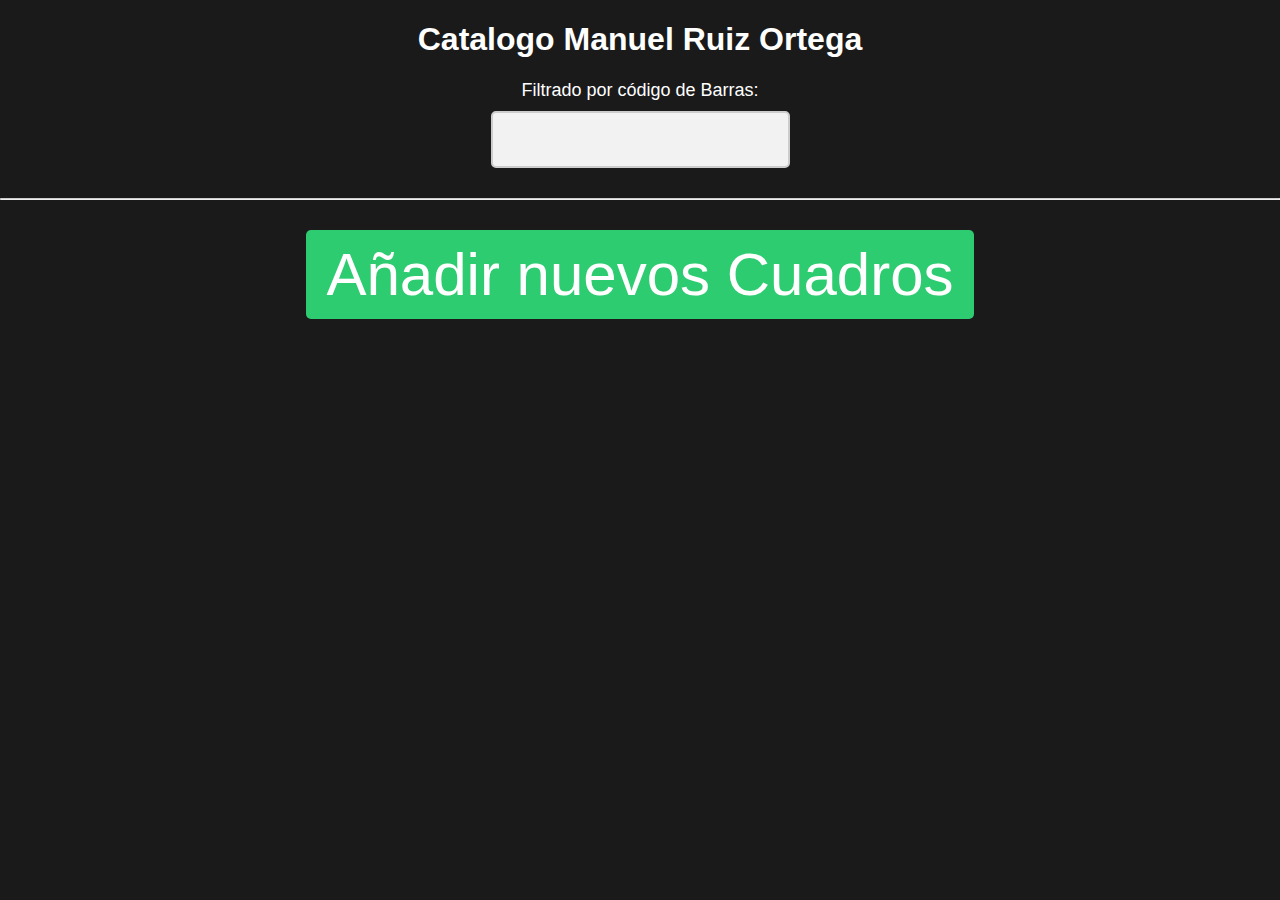
<file: web_cuadros/php/index.html>
<!DOCTYPE html>
<html>
<head>
	<meta charset="UTF-8">
    <title>Image Gallery</title>
    <link href="styles/base.css" rel="stylesheet">
</head>
<body>
	<h1>Catalogo Manuel Ruiz Ortega</h1>
    <form action="./scripts/filter.php" method="get">
        <label for="label">Filtrado por código de Barras:</label>
        <input type="text" name="label" id="label">
    </form>
	<hr class="separator">

	<a href="./select_estante.html" class="button-link">Añadir nuevos Cuadros</a>
</body>
</html>
</file>
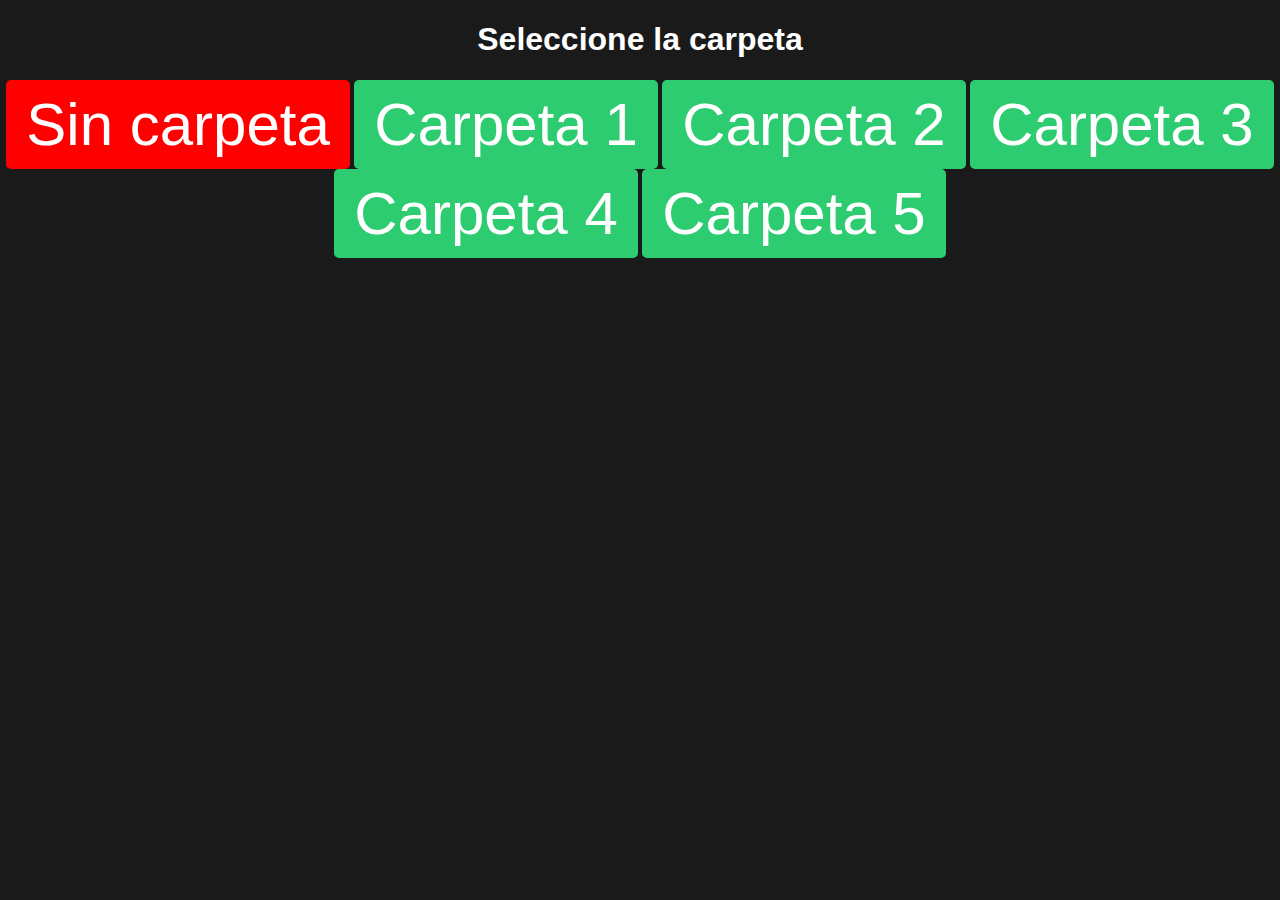
<file: web_cuadros/php/select_carpeta.html>
<!DOCTYPE html>
<html>
<head>
	<meta charset="UTF-8">
	<title>Seleccione estante</title>
    <link href="styles/base.css" rel="stylesheet">
	<script>
		function abrirPagina(carpeta) {
			var urlParams = new URLSearchParams(window.location.search);
			var columna = urlParams.get('columna');
  			var fila = urlParams.get('fila');
			var estanteValue = urlParams.get('estante');

			const url = "./select_theme.html?columna=" + columna + "&fila=" + fila + "&estante=" + estanteValue + "&carpeta=" + carpeta;
			window.location = url;
		}
	</script>
</head>
<body>
	<h1>Seleccione la carpeta</h1>
			<!--Tocara separar ambos para tener mapa de coordenadas diferentes -->
	<button onclick="abrirPagina('')" class="button-link" style="background-color: red;">Sin carpeta</button>
	<button onclick="abrirPagina('1')" class="button-link">Carpeta 1</button>
	<button onclick="abrirPagina('2')" class="button-link">Carpeta 2</button>
	<button onclick="abrirPagina('3')" class="button-link">Carpeta 3</button>
	<button onclick="abrirPagina('4')" class="button-link">Carpeta 4</button>
	<button onclick="abrirPagina('5')" class="button-link">Carpeta 5</button>
</body>
</html>
</file>
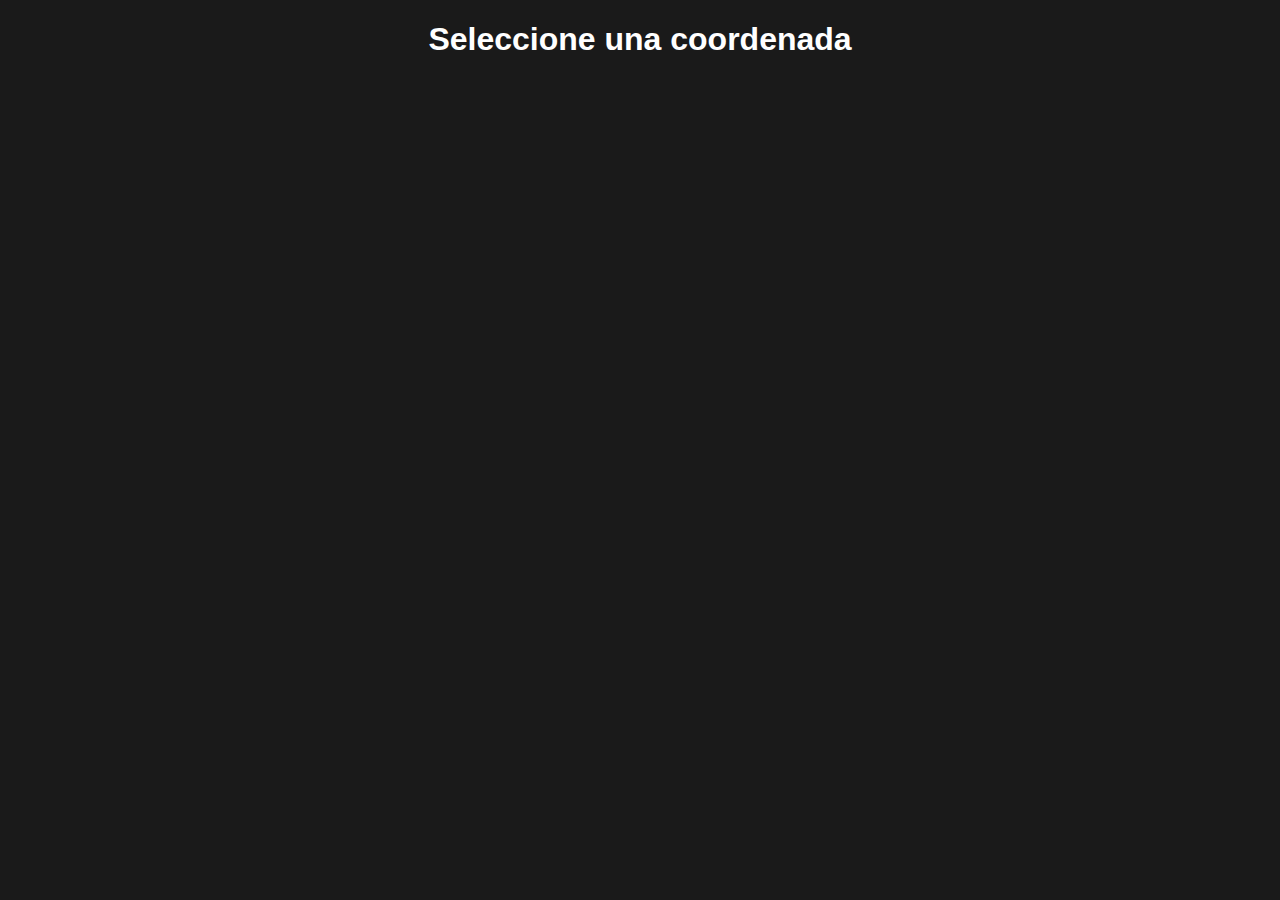
<file: web_cuadros/php/select_coords.html>
<!DOCTYPE html>
<html>
<head>
	<meta charset="UTF-8">
	<title>Tabla de botones</title>
    <link href="styles/base.css" rel="stylesheet">
	<script>
		var urlParams = new URLSearchParams(window.location.search);
		var estanteValue = urlParams.get('estante');
		function abrirPagina(columna, fila) {
			//window.open("./form.php?columna=" + columna + "&fila=" + fila + "&estante=" + estanteValue);
			const url = "./select_carpeta.html?columna=" + columna + "&fila=" + fila + "&estante=" + estanteValue;
			window.location = url;
		}
	</script>
	<style>
	    table {
	        border-collapse: collapse;
	    }
	    td {
	        border: 1px solid black;
	        padding: 10px;
	        text-align: center;
	    }
	    button {
	        font-size: 1.5em;
	        padding: 10px 20px;
	        max-width: 100%;
	        box-sizing: border-box;
	    }
	</style>
</head>
<body>
  <h1>Seleccione una coordenada</h1>
  <table id="table"></table>

  <script>
    // define the data in the format of an array of arrays
	let data;
    const dataA = [
		['A1', 'A2', 'A3', 'A4', 'A5', 'A6'],
		['B1', 'B2', 'B3', 'B4', '', ''],
		['C1', 'C2', 'C3', '', '', ''],
		['D1', 'D2', 'D3', 'D4', '', ''],
		['E1', 'E2', 'E3', 'E4', '', ''],
		['F1', 'F2', 'F3', 'F4', 'F5', 'F6'],
		['G1', 'G2', 'G3', 'G4', 'G5', 'G6'],
		['H1', 'H2', 'H3', 'H4', 'H5', 'H6']
    ];

    const dataB = [
		['A1', 'A2', 'A3', 'A4', 'A5', 'A6', 'A7', 'A8', 'A9', 'A10', 'A11', 'A12', 'A13', 'A14', 'A15'],
    ];
	
	// check what coords to use from the Estante Value
	if (estanteValue === "A") {
		data = dataA;
	}
	else if (estanteValue === "B") {
		data = dataB;
	}

    // get the table element
    const table = document.getElementById("table");

    // loop through the data and create rows and cells for each item
	for (let i = 0; i < data[0].length; i++) {
	  // create a new row
	  const row = document.createElement("tr");
	
	  // loop through each column in the row and create a new cell
	  for (let j = 0; j < data.length; j++) {
	    const cell = document.createElement("td");
	    const text = data[j][i];
	    if (text !== "") {
	      const button = document.createElement("button");
	      const buttonText = document.createTextNode(text);
	      button.appendChild(buttonText);
	      button.setAttribute("onclick", `abrirPagina('${text.charAt(0)}', '${text.charAt(1)}')`);
	      cell.appendChild(button);
	    }
	    row.appendChild(cell);
	  }
	
	  // add the row to the table
	  table.appendChild(row);
	}

  </script>
</body>
</html>
</file>
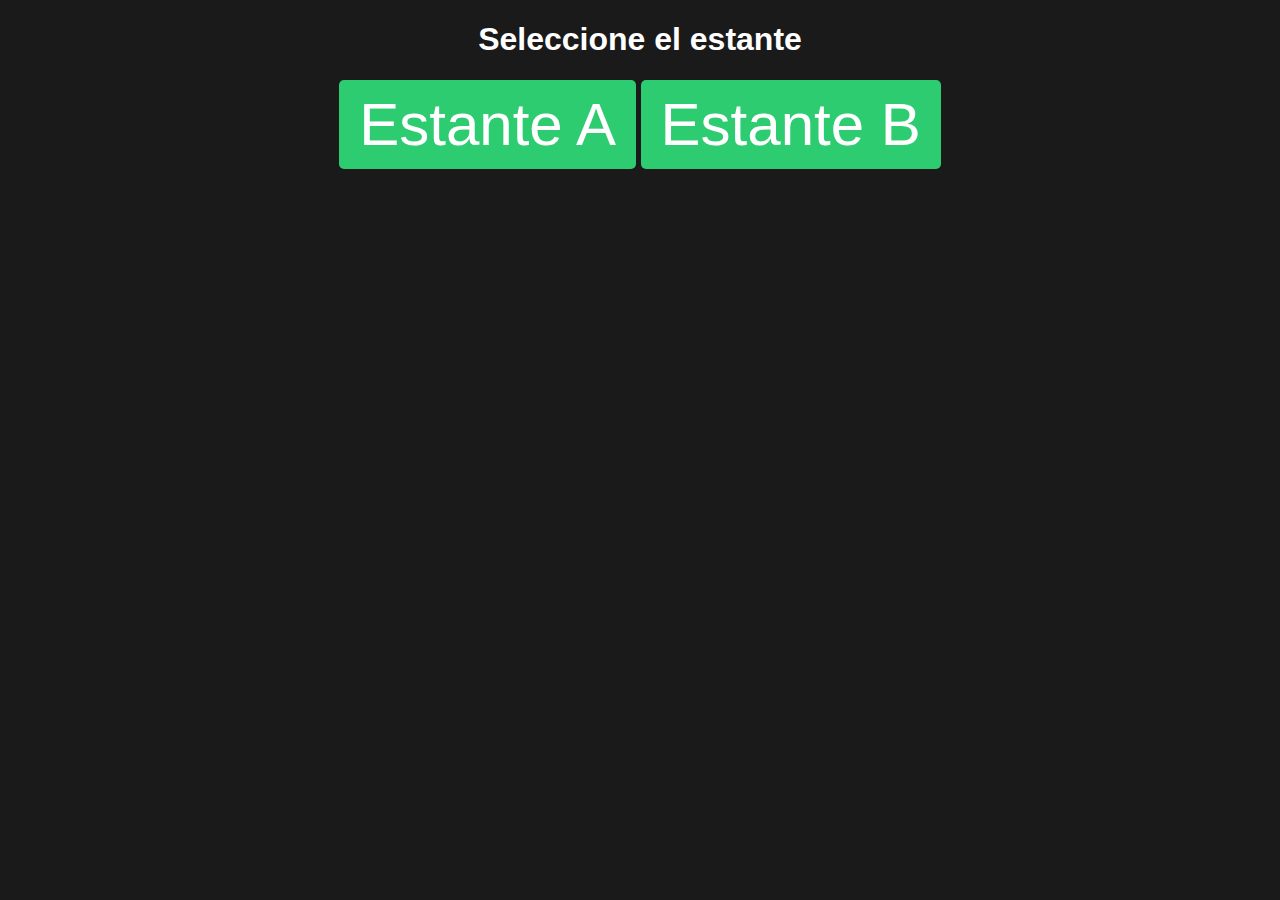
<file: web_cuadros/php/select_estante.html>
<!DOCTYPE html>
<html>
<head>
	<meta charset="UTF-8">
	<title>Seleccione estante</title>
    <link href="styles/base.css" rel="stylesheet">
	<script>
		function abrirPagina(estante) {
			const url = "./select_coords.html?estante=" + estante;
			window.location = url;
		}
	</script>
</head>
<body>
	<h1>Seleccione el estante</h1>
			<!--Tocara separar ambos para tener mapa de coordenadas diferentes -->
	<button onclick="abrirPagina('A')" class="button-link">Estante A</button>
	<button onclick="abrirPagina('B')" class="button-link">Estante B</button>
</body>
</html>
</file>
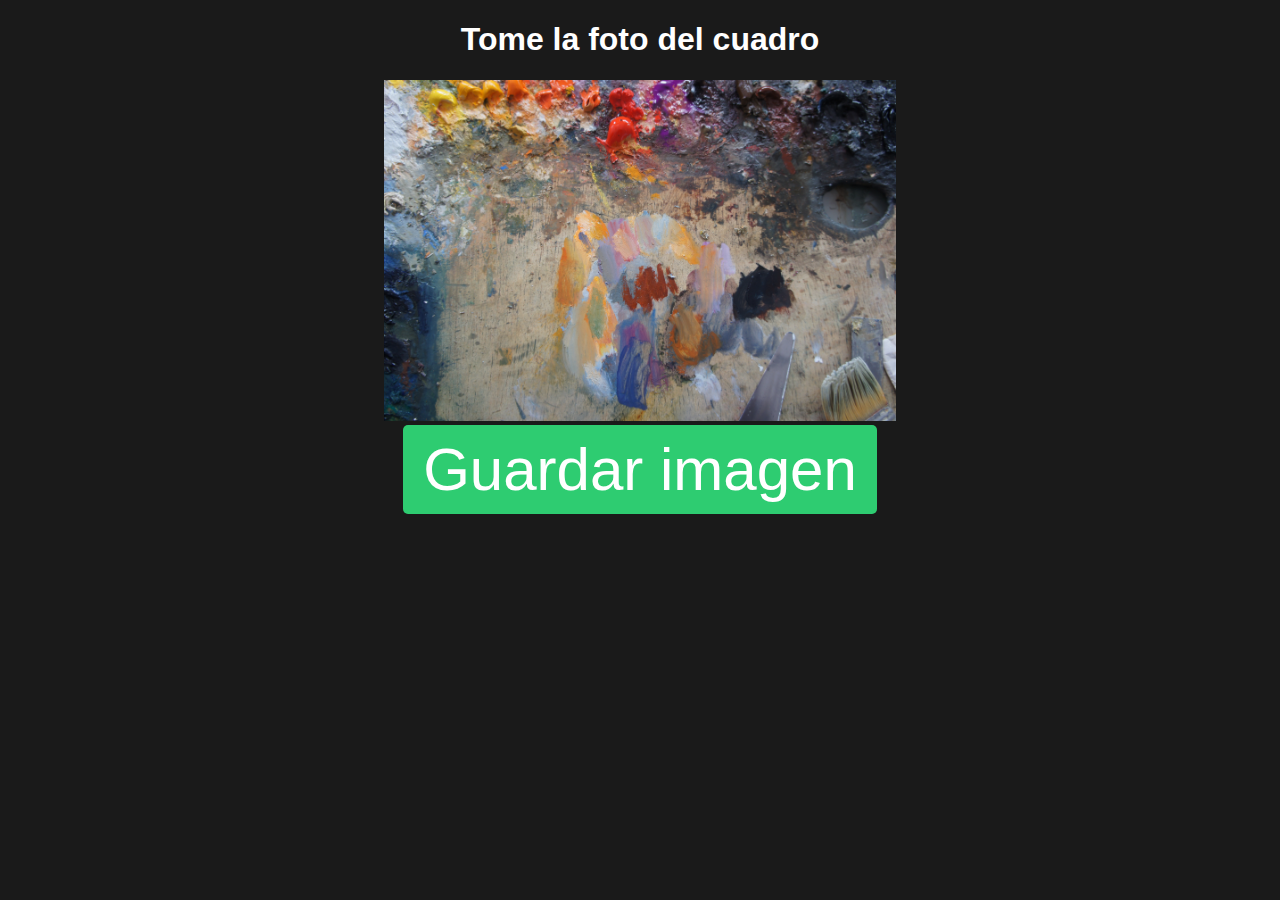
<file: web_cuadros/php/select_image.html>
<!DOCTYPE html>
<html>
  <head>
    <title>Live Image Update</title>
    <link href="styles/base.css" rel="stylesheet">
  </head>
  <body>
	<h1>Tome la foto del cuadro</h1>
    <img src="./cut_image/latest.jpg" alt="Live Image">
	</br>
	<button id="save-button" class="button-link">Guardar imagen</button>
    <script src="./scripts/live_check_image.js"></script>
  </body>
</html>
</file>
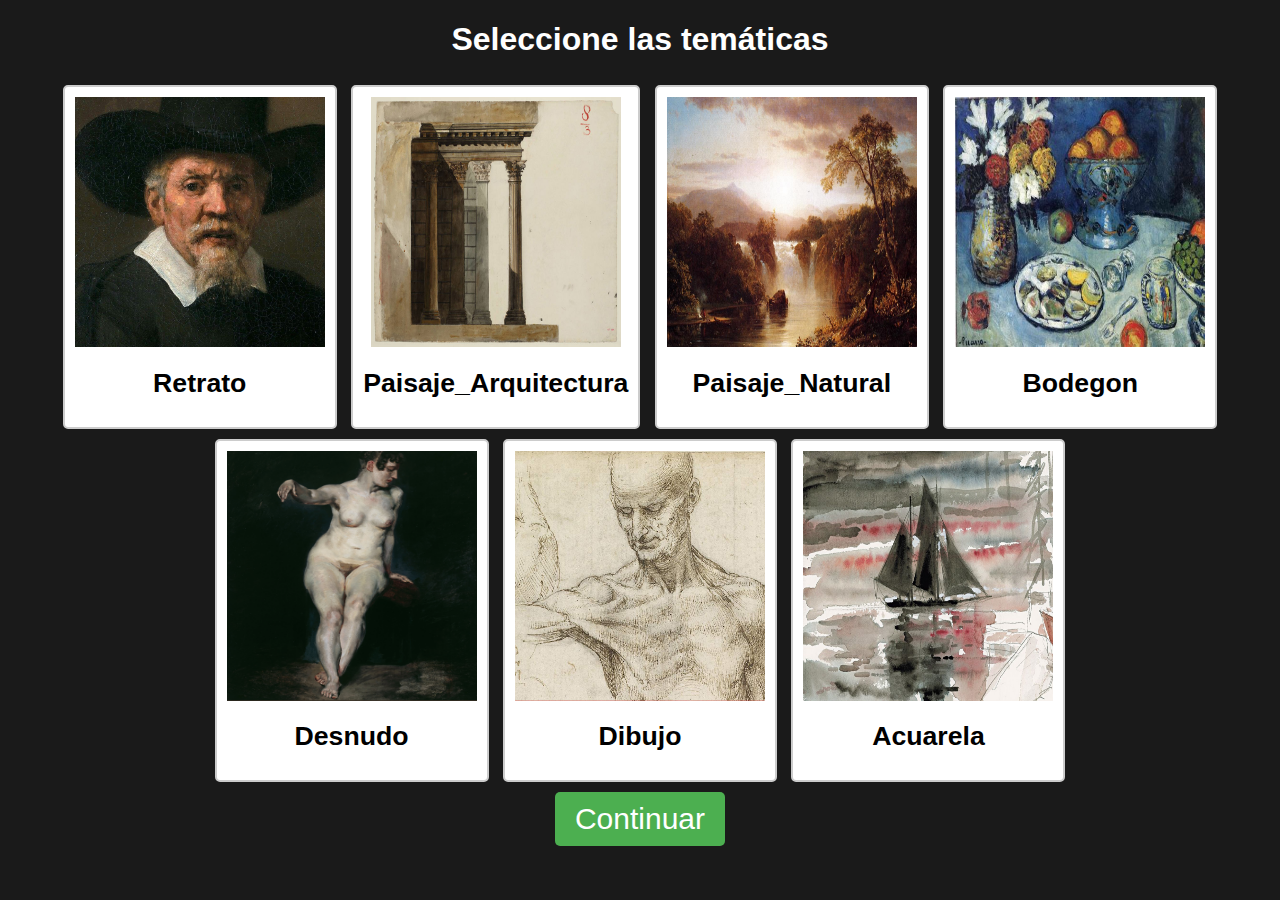
<file: web_cuadros/php/select_theme.html>
<!DOCTYPE html>
<html>
<head>
	<meta charset="UTF-8">
	<title>Button Example</title>
	<style>
		/* Styling for buttons */
		body {
		  background-color: #1a1a1a;
		  font-family: Arial, sans-serif;
		  color: #fff;
		  text-align: center; /* Center text horizontally */
		  margin: 0;
		  padding: 0;
		}
		.button {
			background-color: white;
			border: 2px solid #ccc;
			border-radius: 5px;
			cursor: pointer;
			padding: 10px;
			margin: 5px;
			transition: all 0.3s ease;
		}
		
		/* Styling for selected buttons */
		.button.selected {
			background-color: #f84040;
		}
		
		/* Styling for button images */
		.button img {
			height: 250px;
			width: 250px;
		}
		
		/* Styling for submit button */
		.submit-button {
			background-color: #4CAF50;
			border: none;
			color: white;
			padding: 10px 20px;
			text-align: center;
			text-decoration: none;
			display: inline-block;
			font-size: 30px;
			margin: 5px;
			cursor: pointer;
			border-radius: 5px;
		}
	</style>
	<script>
		// Get data from url

		var urlParams = new URLSearchParams(window.location.search);
		var estanteValue = urlParams.get('estante');
		var columnaValue = urlParams.get('columna');
		var filaValue = urlParams.get('fila');
		var carpetaValue = urlParams.get('carpeta');

		// Function to toggle selected class for buttons
		function toggleSelected(button) {
			button.classList.toggle("selected");
		}
		
		// Function to get the selected button data and redirect to a new page with the data in the URL
		function submit() {
			// Get all the selected buttons
			const selectedButtons = document.querySelectorAll(".button.selected");
			
			// Create an array to store the selected button data
			const selectedButtonData = [];
			
			// Loop through the selected buttons and push their data into the array
			selectedButtons.forEach((button) => {
			  selectedButtonData.push(button.textContent.trim());
			});
			
			// Create the URL with the selected button data as a query parameter
			const url = "./select_image.html?columna=" + columnaValue + "&fila=" + filaValue + "&estante=" + estanteValue + "&carpeta=" + carpetaValue + "&temas=" + selectedButtonData.join(",");
			
			// Redirect to the URL
			window.location.href = url;
		}


	</script>
</head>
<body>
	<h1>Seleccione las temáticas</h1>
	<!-- Buttons with images and text -->
	<button class="button" onclick="toggleSelected(this)">
		<img src="./images/retrato.jpg">
		<h1>Retrato</h1>
	</button>
	
	<button class="button" onclick="toggleSelected(this)">
		<img src="./images/arquitectura.jpg">
		<h1>Paisaje_Arquitectura</h1>
	</button>
	
	<button class="button" onclick="toggleSelected(this)">
		<img src="./images/Paisaje_natural.jpg">
		<h1>Paisaje_Natural</h1>
	</button>
	
	<button class="button" onclick="toggleSelected(this)">
		<img src="./images/Bodegon.jpg">
		<h1>Bodegon</h1>
	</button>
	
	<button class="button" onclick="toggleSelected(this)">
		<img src="./images/desnudo.png">
		<h1>Desnudo</h1>
	</button>
	
	<button class="button" onclick="toggleSelected(this)">
		<img src="./images/dibujo.jpg">
		<h1>Dibujo</h1>
	</button>
	<button class="button" onclick="toggleSelected(this)">
		<img src="./images/acuarelas.jpg">
		<h1>Acuarela</h1>
	</button>

	</br>
	<button class="submit-button" onclick="submit()">Continuar</button>
</body>
</html>
</file>
<file: web_cuadros/php/styles/base.css>
/* Style for body */
body {
  background-color: #1a1a1a;
  font-family: Arial, sans-serif;
  color: #fff;
  text-align: center; /* Center text horizontally */
  margin: 0;
  padding: 0;
}

img {
	width: 40%;

}

/* Style for label */
label {
  font-size: 18px;
  display: block;
  margin-bottom: 10px;
}

/* Center and increase size of input */
input {
  font-size: 20px;
  padding: 15px;
  border-radius: 5px;
  border: 2px solid #ccc;
  outline: none;
  text-align: center; /* Center text horizontally */
  display: block; /* Make the input element a block element */
  margin: 0 auto; /* Center the block element horizontally */
  background-color: #f2f2f2;
}

/* Center and increase size of button */
button {
  font-size: 20px;
  padding: 15px 30px;
  background-color: #2ecc71;
  color: #fff;
  border-radius: 5px;
  border: none;
  cursor: pointer;
  display: block; /* Make the button element a block element */
  margin: 0 auto; /* Center the block element horizontally */
}

/* Hover style for button */
button:hover {
  background-color: #27ae60;
}

.button-link {
    display: inline-block;
    background-color: #2ecc71;
    color: white;
    padding: 10px 20px;
    font-size: 60px;
    text-align: center;
    text-decoration: none;
    border-radius: 5px;
    border: none;
}

.button-link:hover {
    background-color: #27ae60;
}

.separator {
    margin-top: 30px;
    margin-bottom: 30px;
    border-top: 1px solid #ccc;
}

table {
  margin: 0 auto; /* This will center the table horizontally */
}
</file>
